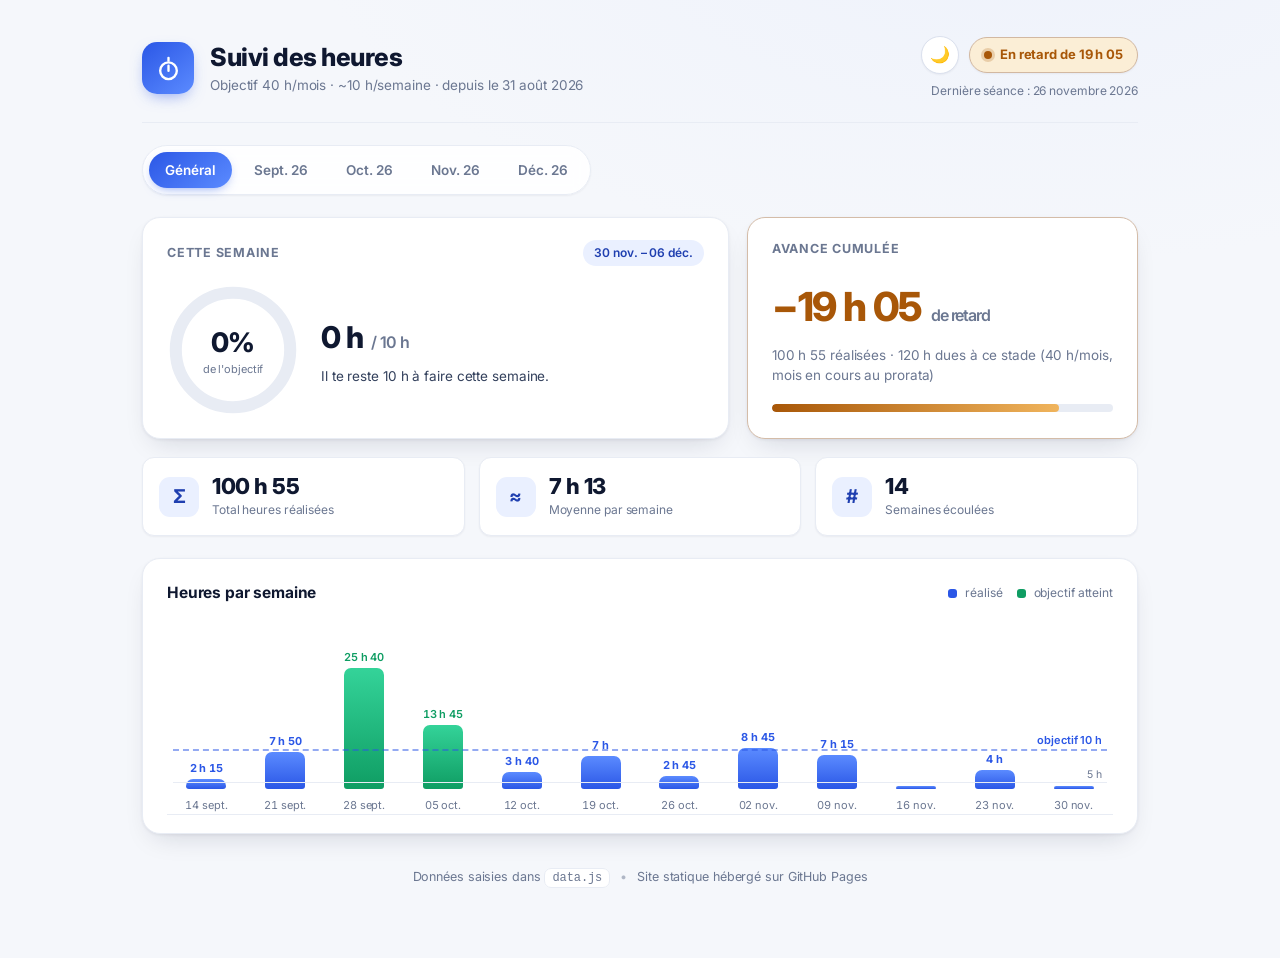
<file: index.html>
<!DOCTYPE html>
<html lang="fr">
<head>
  <meta charset="utf-8" />
  <meta name="viewport" content="width=device-width, initial-scale=1" />
  <title>Suivi des heures</title>
  <meta name="description" content="Suivi de prestation : heures réalisées et avance." />
  <!-- Page publique mais non référencée par les moteurs de recherche -->
  <meta name="robots" content="noindex, nofollow" />
  <meta name="theme-color" content="#2b57e6" />
  <!-- Aperçu lors du partage du lien (Open Graph / Twitter) -->
  <meta property="og:type" content="website" />
  <meta property="og:site_name" content="Suivi des heures" />
  <meta property="og:title" content="Suivi des heures" />
  <meta property="og:description" content="Heures réalisées, progression et avance de la semaine." />
  <meta property="og:url" content="https://bilysasorith.github.io/suivi-heures/" />
  <meta name="twitter:card" content="summary" />
  <link rel="preconnect" href="https://fonts.googleapis.com" />
  <link rel="preconnect" href="https://fonts.gstatic.com" crossorigin />
  <link href="https://fonts.googleapis.com/css2?family=Inter:wght@400;500;600;700;800&display=swap" rel="stylesheet" />
  <!-- Applique le thème mémorisé avant le rendu (évite le flash) -->
  <script>(function(){try{var t=localStorage.getItem("theme");if(t)document.documentElement.setAttribute("data-theme",t);}catch(e){}})();</script>
  <link rel="stylesheet" href="style.css?v=20" />
  <link rel="icon" href="data:image/svg+xml,<svg xmlns='http://www.w3.org/2000/svg' viewBox='0 0 100 100'><rect width='100' height='100' rx='26' fill='%232b57e6'/><g fill='none' stroke='%23fff' stroke-width='7' stroke-linecap='round' stroke-linejoin='round'><line x1='50' y1='18' x2='50' y2='31'/><circle cx='50' cy='58' r='27'/><line x1='50' y1='58' x2='50' y2='40'/></g></svg>" />
</head>
<body>
  <div class="wrap">

    <header class="site-header">
      <div class="identity">
        <div class="monogram" id="monogram">
          <svg viewBox="0 0 24 24" fill="none" stroke="#fff" stroke-width="2.1" stroke-linecap="round" stroke-linejoin="round" aria-hidden="true">
            <line x1="12" y1="2.5" x2="12" y2="5" />
            <circle cx="12" cy="14" r="7.4" />
            <line x1="12" y1="14" x2="12" y2="9.6" />
          </svg>
        </div>
        <div>
          <div class="eyebrow">Suivi de prestation</div>
          <h1><span id="titrePrestataire">Prestataire</span> <span class="sep">×</span> <span class="client" id="titreClient">Client</span></h1>
          <p class="subtitle" id="sousTitre"></p>
        </div>
      </div>
      <div class="header-side">
        <div class="head-row">
          <button class="theme-btn" id="themeBtn" type="button" title="Changer de thème" aria-label="Changer de thème">🌙</button>
          <div class="status-chip" id="statusChip">
            <span class="dot"></span><span id="statusChipText">—</span>
          </div>
        </div>
        <div class="maj" id="maj"></div>
      </div>
    </header>

    <!-- NAVIGATION PAR ONGLETS -->
    <nav class="tabs" id="tabs" role="tablist"></nav>

    <!-- Bloc secret : révélé au clic sur le logo -->
    <section class="panel" id="panelSolliciteurs" hidden>
      <div class="panel-head"><h2>🕵️ Qui me sollicite le plus</h2><span class="legend">sur toute la mission</span></div>
      <div id="solliciteurs"></div>
    </section>

    <!-- HERO -->
    <section class="hero" id="hero">
      <!-- Semaine en cours avec anneau -->
      <div class="card hero-week">
        <div class="card-head">
          <span class="card-title" id="ringCardTitle">Cette semaine</span>
          <span class="chip-soft" id="semainePeriode"></span>
        </div>
        <div class="ring-layout">
          <div class="ring" id="ring">
            <svg viewBox="0 0 120 120" width="132" height="132" aria-hidden="true">
              <defs>
                <linearGradient id="ringGrad" x1="0" y1="0" x2="1" y2="1">
                  <stop offset="0" class="rg1" />
                  <stop offset="1" class="rg2" />
                </linearGradient>
              </defs>
              <circle class="ring-bg" cx="60" cy="60" r="52" />
              <circle class="ring-fg" id="ringFg" cx="60" cy="60" r="52" />
            </svg>
            <div class="ring-center">
              <div class="ring-pct" id="ringPct">0%</div>
              <div class="ring-cap">de l'objectif</div>
            </div>
          </div>
          <div class="ring-meta">
            <div class="ring-hours"><span id="semaineHeures">0 h</span><span class="obj" id="semaineObjectif">/ 10 h</span></div>
            <div class="ring-note" id="semaineReste"></div>
          </div>
        </div>
      </div>

      <!-- Avance cumulée -->
      <div class="card hero-avance" id="cardAvance">
        <div class="card-head"><span class="card-title" id="avanceCardTitle">Avance cumulée</span></div>
        <div class="avance-value inline">
          <span id="avanceValeur">0 h</span>
          <span class="avance-label" id="avanceLabel"></span>
        </div>
        <div class="avance-detail" id="avanceDetail"></div>
        <div class="avance-track"><div class="avance-fill" id="avanceFill"></div></div>
      </div>
    </section>

    <!-- KPIs -->
    <section class="kpis" id="kpis">
      <div class="kpi">
        <div class="kpi-ico">Σ</div>
        <div>
          <div class="kpi-val" id="totalHeures">0 h</div>
          <div class="kpi-lbl" id="lblTotal">Total heures réalisées</div>
        </div>
      </div>
      <div class="kpi">
        <div class="kpi-ico">≈</div>
        <div>
          <div class="kpi-val" id="moyenne">0 h</div>
          <div class="kpi-lbl" id="lblMoyenne">Moyenne par semaine</div>
        </div>
      </div>
      <div class="kpi">
        <div class="kpi-ico">#</div>
        <div>
          <div class="kpi-val" id="nbSemaines">0</div>
          <div class="kpi-lbl" id="lblNb">Semaines écoulées</div>
        </div>
      </div>
    </section>

    <!-- Chart -->
    <section class="panel">
      <div class="panel-head">
        <h2>Heures par semaine</h2>
        <span class="legend"><span class="legend-dot brand"></span>réalisé<span class="legend-dot good"></span>objectif atteint</span>
      </div>
      <div class="chart" id="chart"></div>
    </section>

    <!-- Détail des séances -->
    <section class="panel" id="panelLog">
      <div class="panel-head"><h2>Détail par semaine</h2></div>
      <div class="table-scroll">
        <table>
          <thead>
            <tr>
              <th>Date</th>
              <th class="right">Heures</th>
              <th>Description</th>
            </tr>
          </thead>
          <tbody id="tbodyLog"></tbody>
        </table>
      </div>
    </section>

    <footer>
      <span>Données saisies dans <code>data.js</code></span>
      <span class="dot-sep">•</span>
      <span>Site statique hébergé sur GitHub Pages</span>
    </footer>
  </div>

  <canvas id="confetti" aria-hidden="true"></canvas>
  <div id="chartTip" class="chart-tip" aria-hidden="true"></div>

  <!-- Chargement anti-cache : data.js (tes heures) et app.js sont toujours rechargés,
       pour que tes mises à jour apparaissent immédiatement sans vider le cache. -->
  <script>
    (function () {
      var v = Date.now();
      ["data.js", "app.js"].forEach(function (src) {
        var s = document.createElement("script");
        s.src = src + "?t=" + v;
        s.async = false; // conserve l'ordre d'exécution (data.js avant app.js)
        document.body.appendChild(s);
      });
    })();
  </script>
</body>
</html>
</file>
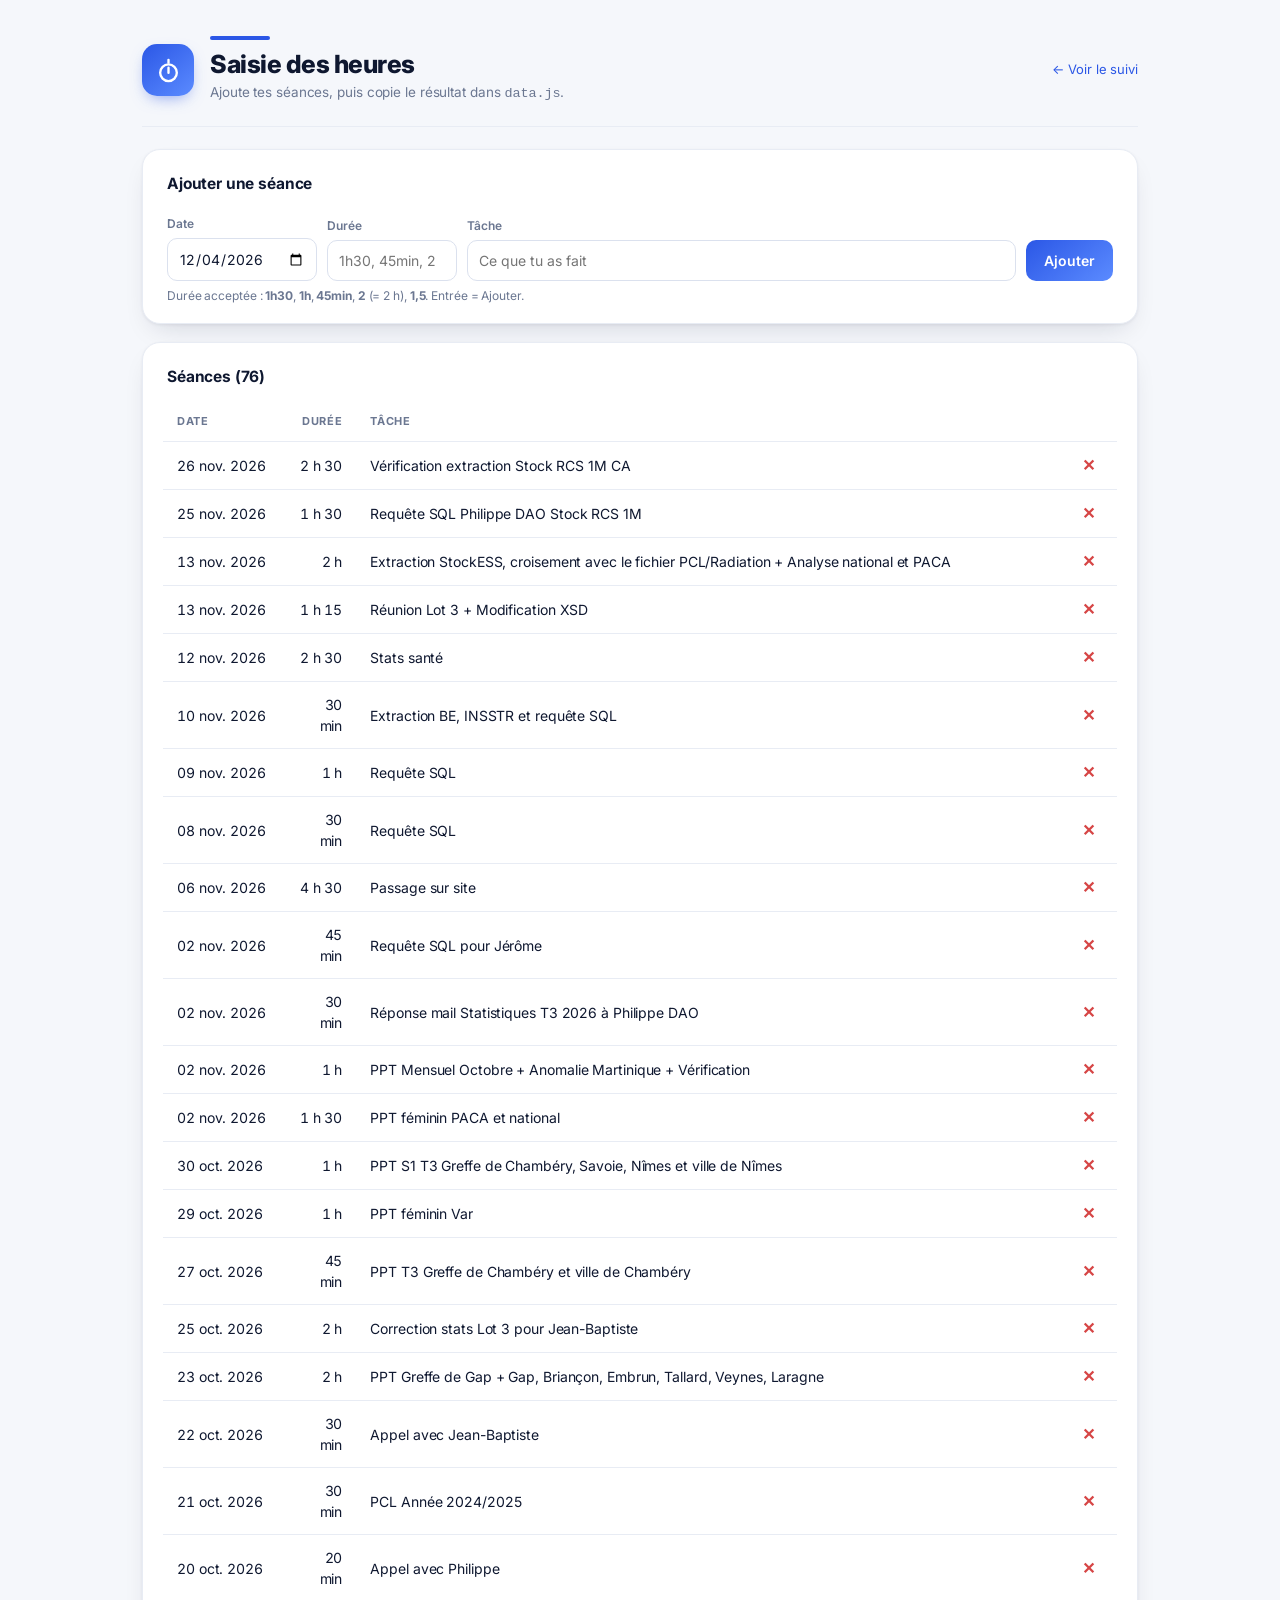
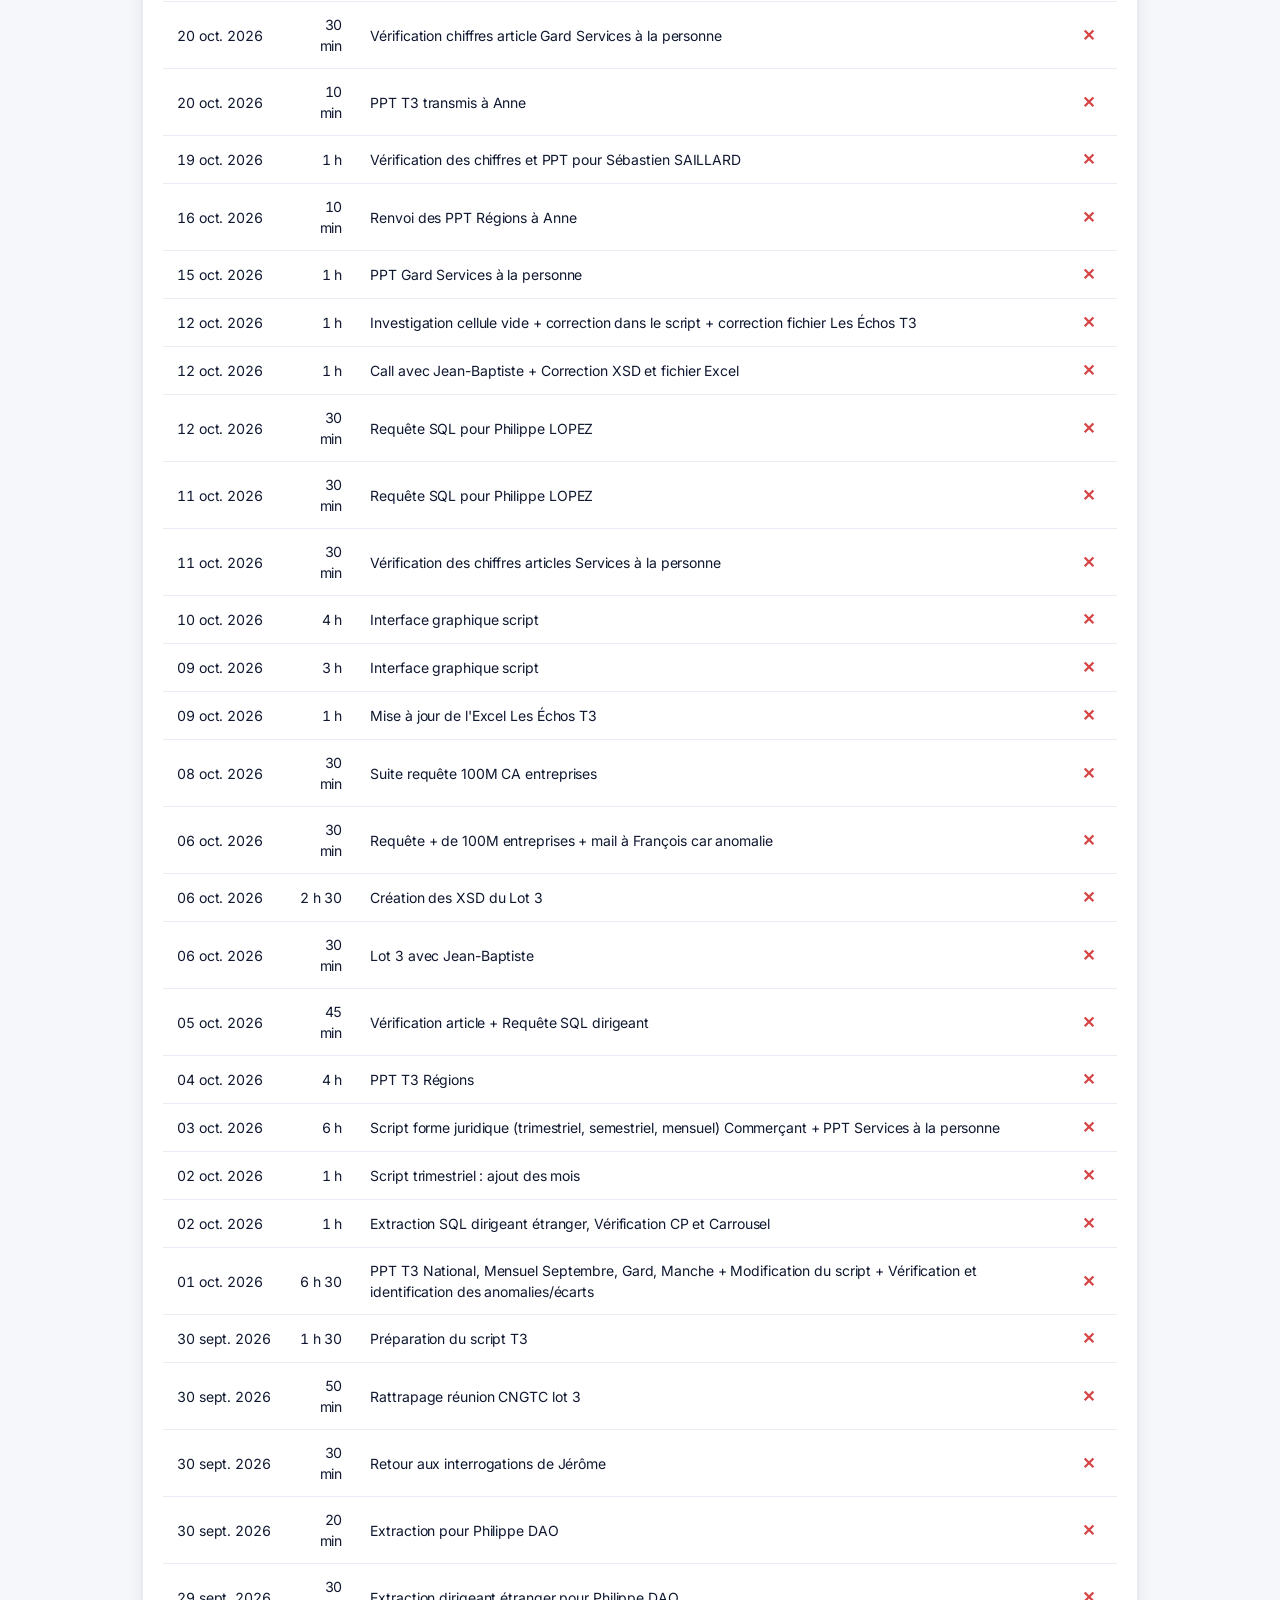
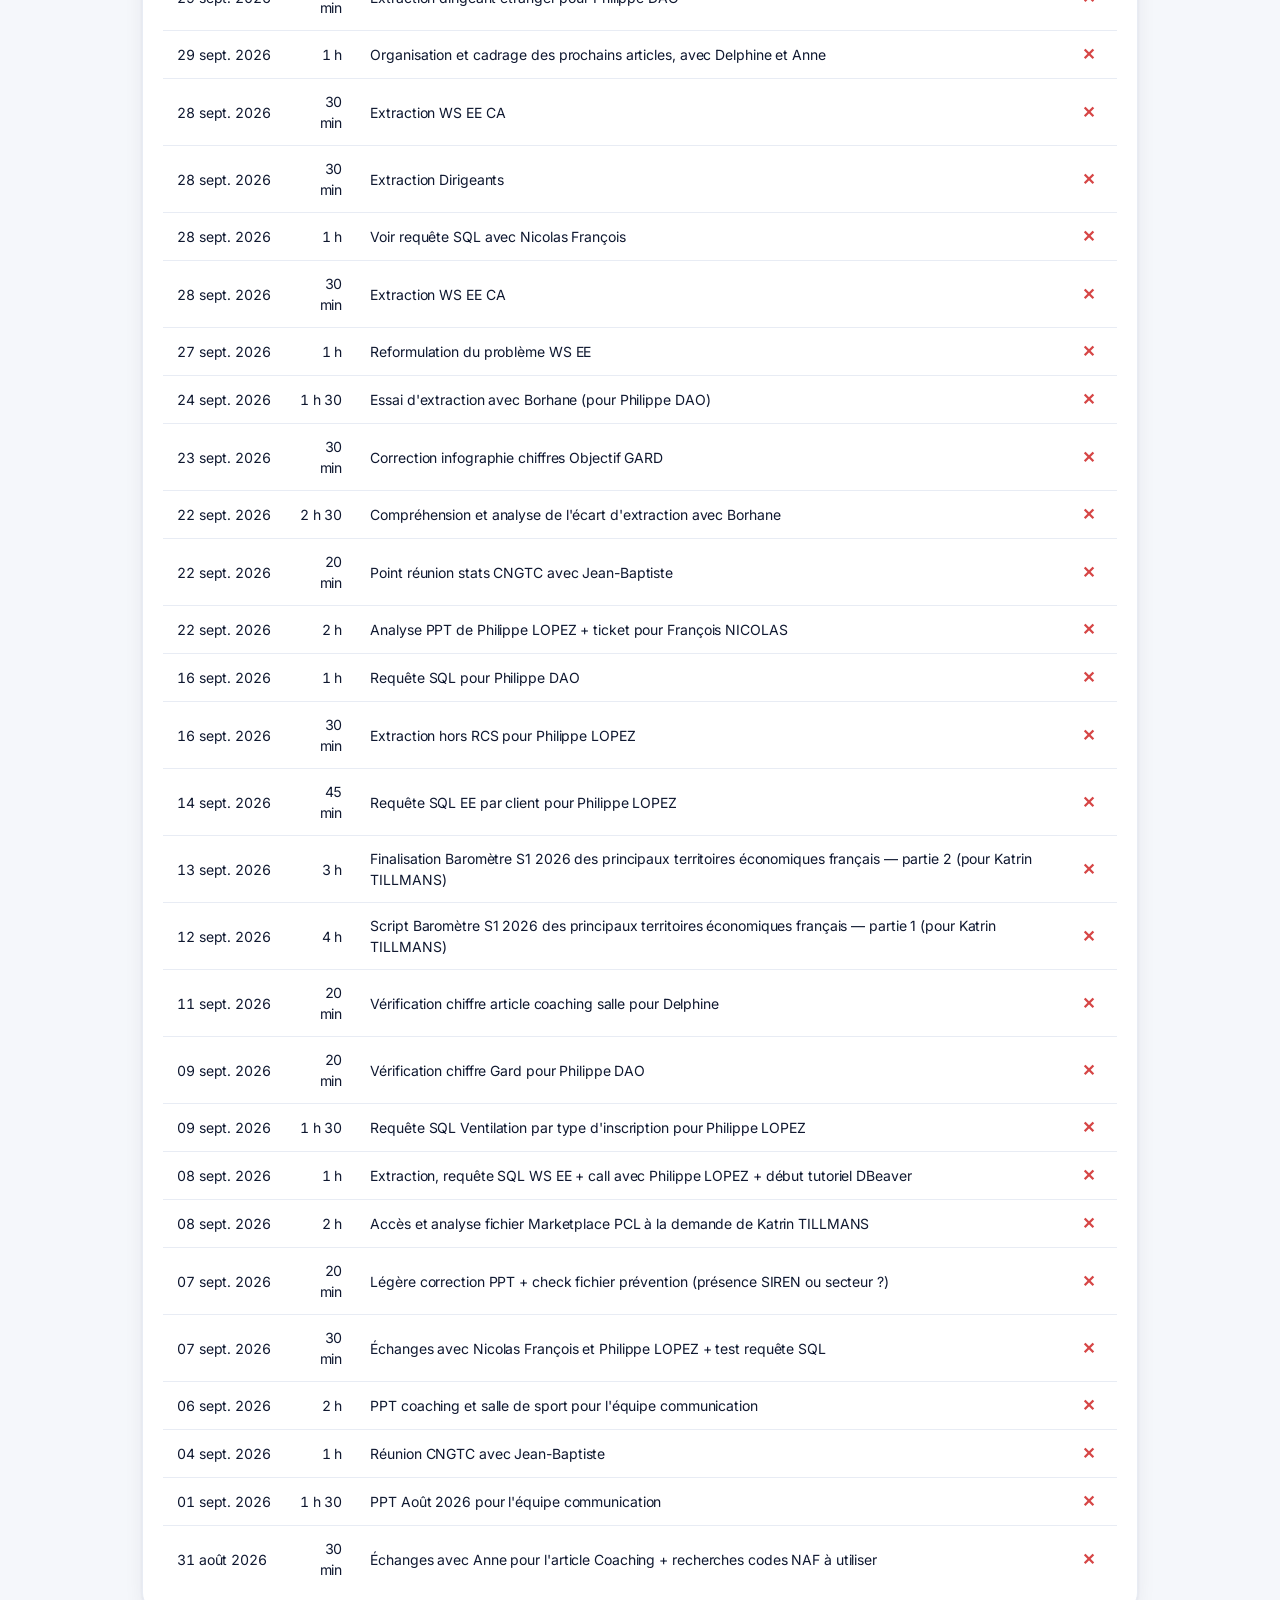
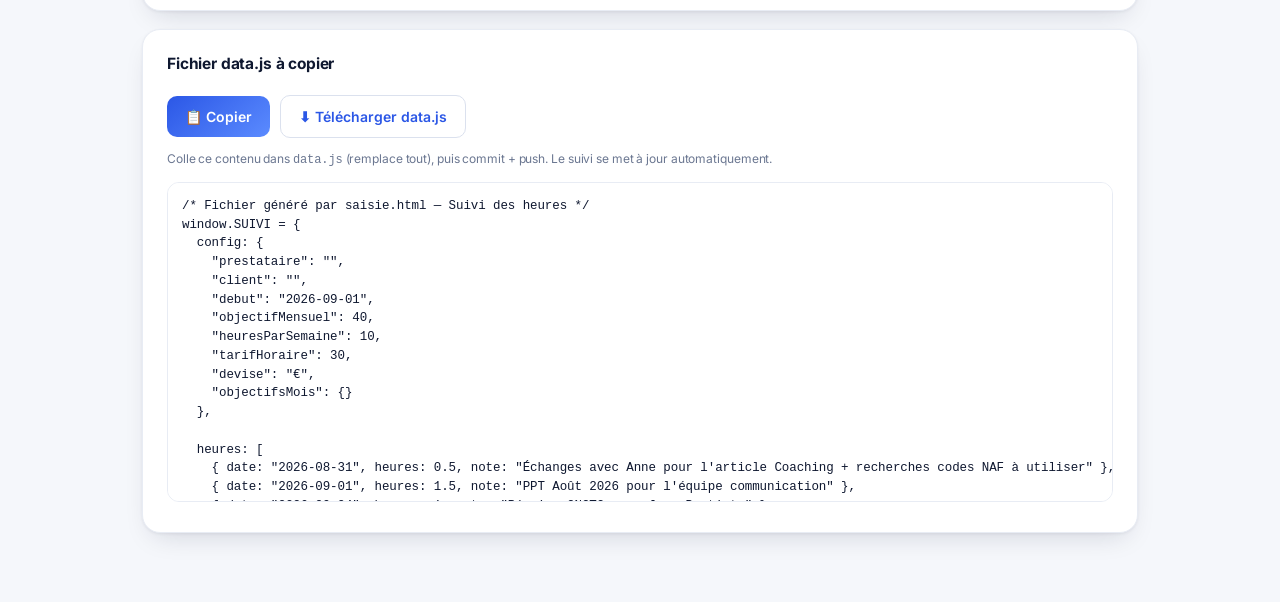
<file: saisie.html>
<!DOCTYPE html>
<html lang="fr">
<head>
  <meta charset="utf-8" />
  <meta name="viewport" content="width=device-width, initial-scale=1" />
  <title>Saisie des heures</title>
  <meta name="robots" content="noindex, nofollow" />
  <script>(function(){try{var t=localStorage.getItem("theme");if(t)document.documentElement.setAttribute("data-theme",t);}catch(e){}})();</script>
  <link rel="preconnect" href="https://fonts.googleapis.com" />
  <link rel="preconnect" href="https://fonts.gstatic.com" crossorigin />
  <link href="https://fonts.googleapis.com/css2?family=Inter:wght@400;500;600;700;800&display=swap" rel="stylesheet" />
  <link rel="stylesheet" href="style.css?v=18" />
  <link rel="icon" href="data:image/svg+xml,<svg xmlns='http://www.w3.org/2000/svg' viewBox='0 0 100 100'><rect width='100' height='100' rx='26' fill='%232b57e6'/><g fill='none' stroke='%23fff' stroke-width='7' stroke-linecap='round' stroke-linejoin='round'><line x1='50' y1='18' x2='50' y2='31'/><circle cx='50' cy='58' r='27'/><line x1='50' y1='58' x2='50' y2='40'/></g></svg>" />
  <style>
    .form-grid { display: grid; grid-template-columns: 150px 130px 1fr auto; gap: 10px; align-items: end; }
    @media (max-width: 620px) { .form-grid { grid-template-columns: 1fr 1fr; } .form-grid .f-note, .form-grid .f-add { grid-column: 1 / -1; } }
    label { display: block; font-size: 12px; font-weight: 600; color: var(--muted); margin-bottom: 5px; }
    input[type="date"], input[type="text"] {
      width: 100%; font: inherit; font-size: 14px; color: var(--ink); background: var(--card);
      border: 1px solid var(--line-strong); border-radius: 10px; padding: 9px 11px; box-sizing: border-box;
    }
    input:focus { outline: none; border-color: var(--brand); box-shadow: 0 0 0 3px color-mix(in srgb, var(--brand) 18%, transparent); }
    .btn { font: inherit; font-weight: 600; font-size: 14px; cursor: pointer; border: none; border-radius: 10px; padding: 10px 18px; color: #fff; background: linear-gradient(140deg, var(--brand), var(--brand-2)); }
    .btn.ghost { background: var(--card); color: var(--brand); border: 1px solid var(--line-strong); }
    .btn:active { transform: scale(.97); }
    .hint { font-size: 12px; color: var(--muted); margin-top: 6px; }
    .rm { cursor: pointer; border: none; background: transparent; color: var(--danger); font-size: 16px; font-weight: 700; padding: 2px 8px; border-radius: 8px; }
    .rm:hover { background: var(--danger-soft); }
    pre#out { background: var(--card); border: 1px solid var(--line); border-radius: 12px; padding: 14px; overflow: auto; font-size: 12.5px; max-height: 320px; white-space: pre; }
    .toolbar { display: flex; gap: 10px; flex-wrap: wrap; margin-bottom: 12px; align-items: center; }
    .ok-msg { color: var(--good); font-weight: 600; font-size: 13px; }
    .backlink { font-size: 13px; color: var(--brand); text-decoration: none; }
  </style>
</head>
<body>
  <div class="wrap">
    <header class="site-header">
      <div class="identity">
        <div class="monogram">
          <svg viewBox="0 0 24 24" fill="none" stroke="#fff" stroke-width="2.1" stroke-linecap="round" stroke-linejoin="round" aria-hidden="true">
            <line x1="12" y1="2.5" x2="12" y2="5" /><circle cx="12" cy="14" r="7.4" /><line x1="12" y1="14" x2="12" y2="9.6" />
          </svg>
        </div>
        <div>
          <div class="accent-line" style="width:60px;height:4px;background:var(--brand);border-radius:2px;margin-bottom:10px"></div>
          <h1>Saisie des heures</h1>
          <p class="subtitle">Ajoute tes séances, puis copie le résultat dans <code>data.js</code>.</p>
        </div>
      </div>
      <a class="backlink" href="index.html">← Voir le suivi</a>
    </header>

    <section class="panel">
      <div class="panel-head"><h2>Ajouter une séance</h2></div>
      <div class="form-grid">
        <div><label for="f-date">Date</label><input type="date" id="f-date" /></div>
        <div><label for="f-duree">Durée</label><input type="text" id="f-duree" placeholder="1h30, 45min, 2" /></div>
        <div class="f-note"><label for="f-note">Tâche</label><input type="text" id="f-note" placeholder="Ce que tu as fait" /></div>
        <div class="f-add"><button class="btn" id="add">Ajouter</button></div>
      </div>
      <div class="hint">Durée acceptée : <b>1h30</b>, <b>1h</b>, <b>45min</b>, <b>2</b> (= 2 h), <b>1,5</b>. Entrée = Ajouter.</div>
    </section>

    <section class="panel">
      <div class="panel-head"><h2>Séances (<span id="count">0</span>)</h2></div>
      <div class="table-scroll">
        <table>
          <thead><tr><th>Date</th><th class="right">Durée</th><th>Tâche</th><th></th></tr></thead>
          <tbody id="rows"></tbody>
        </table>
      </div>
    </section>

    <section class="panel">
      <div class="panel-head"><h2>Fichier data.js à copier</h2></div>
      <div class="toolbar">
        <button class="btn" id="copy">📋 Copier</button>
        <button class="btn ghost" id="download">⬇︎ Télécharger data.js</button>
        <span class="ok-msg" id="msg" style="display:none">Copié ✓</span>
      </div>
      <p class="hint">Colle ce contenu dans <code>data.js</code> (remplace tout), puis commit + push. Le suivi se met à jour automatiquement.</p>
      <pre id="out"></pre>
    </section>
  </div>

  <!-- Charge data.js frais (anti-cache) de façon synchrone, avant le script d'init -->
  <script>document.write('<script src="data.js?t=' + Date.now() + '"><\/script>');</script>
  <script>
    (function () {
      "use strict";
      const cfg = (window.SUIVI && window.SUIVI.config) || {};
      const $ = (id) => document.getElementById(id);

      // Liste de travail (repart de data.js à chaque ouverture). Unité interne : minutes.
      let items = ((window.SUIVI && window.SUIVI.heures) || [])
        .map((e) => {
          if (!e || !e.date) return null;
          const min = e.min != null ? Math.round(Number(e.min)) : Math.round(Number(e.heures) * 60);
          if (!(min > 0)) return null;
          return { date: String(e.date), min, note: e.note || "" };
        })
        .filter(Boolean);

      // "1h30", "45min", "2", "1,5" -> minutes (entier)
      function parseDuree(s) {
        s = String(s || "").trim().toLowerCase().replace(",", ".").replace(/\s+/g, "");
        if (!s) return null;
        let m = s.match(/^(\d+)h(\d{1,2})?$/);            // 1h30 / 1h
        if (m) return +m[1] * 60 + (m[2] ? +m[2] : 0);
        m = s.match(/^(\d+)(?:min|m)$/);                   // 45min / 45m
        if (m) return +m[1];
        m = s.match(/^\d+(\.\d+)?$/);                      // 2 / 1.5 (en heures)
        if (m) return Math.round(parseFloat(s) * 60);
        return null;
      }
      function fmtH(h) {
        const t = Math.round(h * 60);
        if (t === 0) return "0 h";
        if (t < 60) return t + " min";
        const hh = Math.floor(t / 60), mm = t % 60;
        return mm === 0 ? hh + " h" : hh + " h " + String(mm).padStart(2, "0");
      }
      function fmtDate(s) {
        const [y, m, d] = s.split("-").map(Number);
        return new Date(y, m - 1, d).toLocaleDateString("fr-FR", { day: "2-digit", month: "short", year: "numeric" });
      }

      function render() {
        items.sort((a, b) => (a.date < b.date ? 1 : -1)); // plus récent en haut
        $("count").textContent = items.length;
        const tb = $("rows"); tb.innerHTML = "";
        items.forEach((e, i) => {
          const tr = document.createElement("tr");
          tr.innerHTML = `<td class="mono nowrap">${fmtDate(e.date)}</td><td class="right mono">${fmtH(e.min / 60)}</td><td>${escapeHtml(e.note)}</td>`;
          const td = document.createElement("td"); td.className = "right";
          const b = document.createElement("button"); b.className = "rm"; b.textContent = "✕"; b.title = "Supprimer";
          b.addEventListener("click", () => { items.splice(i, 1); render(); });
          td.appendChild(b); tr.appendChild(td); tb.appendChild(tr);
        });
        $("out").textContent = genFile();
      }

      function genFile() {
        const asc = items.slice().sort((a, b) => (a.date < b.date ? -1 : 1));
        const lignes = asc.map((e) => {
          // minutes exactes si < 1h ou non multiple de 15 min ; sinon en heures (plus lisible)
          const dur = e.min % 15 === 0 ? `heures: ${e.min / 60}` : `min: ${e.min}`;
          return `    { date: ${JSON.stringify(e.date)}, ${dur}, note: ${JSON.stringify(e.note)} },`;
        }).join("\n");
        return `/* Fichier généré par saisie.html — Suivi des heures */
window.SUIVI = {
  config: ${JSON.stringify(cfg, null, 2).replace(/\n/g, "\n  ")},

  heures: [
${lignes}
  ],
};
`;
      }

      function escapeHtml(s) {
        return String(s).replace(/[&<>"']/g, (c) => ({ "&": "&amp;", "<": "&lt;", ">": "&gt;", '"': "&quot;", "'": "&#39;" }[c]));
      }

      function add() {
        const date = $("f-date").value;
        const min = parseDuree($("f-duree").value);
        const note = $("f-note").value.trim();
        if (!date) { $("f-date").focus(); return; }
        if (min == null || min <= 0) { $("f-duree").focus(); $("f-duree").select(); return; }
        items.push({ date, min, note });
        $("f-duree").value = ""; $("f-note").value = "";
        render();
        $("f-note").focus();
      }

      $("add").addEventListener("click", add);
      ["f-duree", "f-note", "f-date"].forEach((id) =>
        $(id).addEventListener("keydown", (e) => { if (e.key === "Enter") add(); }));

      $("copy").addEventListener("click", async () => {
        try {
          await navigator.clipboard.writeText(genFile());
          const m = $("msg"); m.style.display = ""; setTimeout(() => (m.style.display = "none"), 1800);
        } catch (e) {
          const pre = $("out"); const r = document.createRange(); r.selectNodeContents(pre);
          const sel = getSelection(); sel.removeAllRanges(); sel.addRange(r);
        }
      });

      $("download").addEventListener("click", () => {
        const blob = new Blob([genFile()], { type: "text/javascript" });
        const a = document.createElement("a"); a.href = URL.createObjectURL(blob);
        a.download = "data.js"; a.click(); URL.revokeObjectURL(a.href);
      });

      // Date par défaut = aujourd'hui
      const t = new Date();
      $("f-date").value = `${t.getFullYear()}-${String(t.getMonth() + 1).padStart(2, "0")}-${String(t.getDate()).padStart(2, "0")}`;
      render();
    })();
  </script>
</body>
</html>
</file>
<file: style.css>
:root {
  --bg: #f5f7fb;
  --bg-grad-1: #eef2fb;
  --bg-grad-2: #f6f8fc;
  --card: #ffffff;
  --ink: #0f1830;
  --ink-2: #33405c;
  --muted: #6b7791;
  --line: #e8ecf4;
  --line-strong: #dbe1ee;
  --brand: #2b57e6;
  --brand-2: #5b8bff;
  --brand-soft: #eaf0ff;
  --brand-ink: #1f3fb0;
  --good: #0f9d63;
  --good-soft: #e4f6ee;
  --warn: #a85708;
  --warn-soft: #fbeed6;
  --danger: #d64545;
  --danger-soft: #fbe7e7;
  --shadow-sm: 0 1px 2px rgba(15, 24, 48, .05);
  --shadow: 0 1px 3px rgba(15, 24, 48, .06), 0 12px 28px -12px rgba(15, 24, 48, .18);
  --radius: 18px;
  --radius-sm: 12px;
}
/* Palette sombre : appliquée si le système est sombre (sauf choix manuel "light"),
   ou si l'utilisateur a explicitement choisi "dark". */
@media (prefers-color-scheme: dark) {
  :root:not([data-theme="light"]) {
    --bg: #0a0f1c; --bg-grad-1: #0d1424; --bg-grad-2: #0a0f1c;
    --card: #121a2c; --ink: #eef2fb; --ink-2: #c3cddf; --muted: #8b97b0;
    --line: #222e46; --line-strong: #2b3a56;
    --brand: #6f93ff; --brand-2: #4f74e0; --brand-soft: #17233f; --brand-ink: #a8c0ff;
    --good: #37c98b; --good-soft: #12321f; --warn: #e0a44f; --warn-soft: #33260f;
    --danger: #f0736f; --danger-soft: #3a1a1a;
    --shadow-sm: 0 1px 2px rgba(0,0,0,.3);
    --shadow: 0 1px 3px rgba(0,0,0,.4), 0 18px 40px -18px rgba(0,0,0,.6);
  }
}
:root[data-theme="dark"] {
  --bg: #0a0f1c; --bg-grad-1: #0d1424; --bg-grad-2: #0a0f1c;
  --card: #121a2c; --ink: #eef2fb; --ink-2: #c3cddf; --muted: #8b97b0;
  --line: #222e46; --line-strong: #2b3a56;
  --brand: #6f93ff; --brand-2: #4f74e0; --brand-soft: #17233f; --brand-ink: #a8c0ff;
  --good: #37c98b; --good-soft: #12321f; --warn: #e0a44f; --warn-soft: #33260f;
  --danger: #f0736f; --danger-soft: #3a1a1a;
  --shadow-sm: 0 1px 2px rgba(0,0,0,.3);
  --shadow: 0 1px 3px rgba(0,0,0,.4), 0 18px 40px -18px rgba(0,0,0,.6);
}

* { box-sizing: border-box; }
html, body { margin: 0; padding: 0; }
body {
  font-family: "Inter", -apple-system, BlinkMacSystemFont, "Segoe UI", Roboto, sans-serif;
  background: radial-gradient(1200px 600px at 80% -10%, var(--bg-grad-1), transparent 60%), var(--bg);
  color: var(--ink);
  line-height: 1.5;
  letter-spacing: -0.006em;
  -webkit-font-smoothing: antialiased;
  text-rendering: optimizeLegibility;
}
.wrap { max-width: 1040px; margin: 0 auto; padding: 36px 22px 72px; }

/* ---------- Header ---------- */
.site-header {
  display: flex; flex-wrap: wrap; align-items: center; justify-content: space-between;
  gap: 18px; margin-bottom: 22px; padding-bottom: 22px; border-bottom: 1px solid var(--line);
}
.identity { display: flex; align-items: center; gap: 16px; }
.monogram {
  width: 52px; height: 52px; flex: none; border-radius: 15px;
  display: grid; place-items: center; font-weight: 800; font-size: 22px; color: #fff;
  background: linear-gradient(140deg, var(--brand), var(--brand-2));
  box-shadow: 0 6px 16px -6px color-mix(in srgb, var(--brand) 60%, transparent);
}
.monogram svg { width: 27px; height: 27px; display: block; }
.eyebrow { font-size: 12px; font-weight: 600; letter-spacing: .04em; text-transform: uppercase; color: var(--brand); }
h1 { font-size: 25px; line-height: 1.15; margin: 2px 0 3px; font-weight: 800; letter-spacing: -0.02em; }
h1 .sep { color: var(--line-strong); font-weight: 500; margin: 0 2px; }
h1 .client { color: var(--ink-2); font-weight: 700; }
.subtitle { color: var(--muted); font-size: 13.5px; margin: 0; }
.header-side { display: flex; flex-direction: column; align-items: flex-end; gap: 8px; }
.head-row { display: flex; align-items: center; gap: 10px; }
.theme-btn {
  width: 38px; height: 38px; flex: none; border-radius: 50%; cursor: pointer;
  border: 1px solid var(--line-strong); background: var(--card); color: var(--ink);
  font-size: 16px; line-height: 1; display: grid; place-items: center; box-shadow: var(--shadow-sm);
  transition: transform .2s ease, box-shadow .2s ease, border-color .2s ease;
}
.theme-btn:hover { transform: translateY(-2px) rotate(-12deg); border-color: var(--brand); box-shadow: var(--shadow); }
.theme-btn:active { transform: scale(.94); }

/* ---------- Animations ---------- */
@keyframes riseIn {
  from { opacity: 0; transform: translateY(16px); }
  to   { opacity: 1; transform: translateY(0); }
}

/* ---------- Barre d'onglets ---------- */
.tabs {
  display: flex; flex-wrap: wrap; gap: 6px; margin-bottom: 22px; padding: 6px;
  background: color-mix(in srgb, var(--card) 88%, transparent); border: 1px solid var(--line); border-radius: 999px;
  box-shadow: var(--shadow-sm); width: fit-content; max-width: 100%;
  position: sticky; top: 12px; z-index: 30; backdrop-filter: saturate(1.2) blur(8px);
  transition: box-shadow .25s ease;
}
.tabs.stuck { box-shadow: var(--shadow); }
.tab {
  font: inherit; cursor: pointer; border: none; background: transparent; color: var(--muted);
  font-size: 13.5px; font-weight: 600; padding: 8px 16px; border-radius: 999px;
  transition: background .15s ease, color .15s ease; white-space: nowrap;
}
.tab:hover:not(.disabled) { color: var(--ink); background: color-mix(in srgb, var(--brand) 7%, transparent); }
.tab.disabled { opacity: .38; cursor: not-allowed; }
.tab.active { color: #fff; background: linear-gradient(140deg, var(--brand), var(--brand-2)); box-shadow: 0 4px 12px -5px color-mix(in srgb, var(--brand) 65%, transparent); }
/* ---------- Adaptations mobile ---------- */
@media (max-width: 560px) {
  .wrap { padding: 22px 15px 52px; }

  /* En-tête plus compact */
  .site-header { gap: 14px; margin-bottom: 20px; }
  .identity { gap: 13px; }
  .monogram { width: 46px; height: 46px; font-size: 20px; border-radius: 12px; }
  h1 { font-size: 22px; }
  .eyebrow { font-size: 11px; }
  .subtitle { font-size: 12.5px; }
  .header-side { align-items: flex-start; width: 100%; }

  /* Onglets : pleine largeur, défilables, fond opaque (sinon on voit le contenu dessous) */
  .tabs {
    width: 100%; overflow-x: auto; flex-wrap: nowrap; -webkit-overflow-scrolling: touch;
    scrollbar-width: none; border-radius: 14px; top: 8px; gap: 4px;
    background: var(--card); backdrop-filter: none;
  }
  .tabs::-webkit-scrollbar { display: none; }
  .tab { flex: 0 0 auto; padding: 9px 15px; }

  /* Carte "Cette semaine" : anneau centré, moins de vide */
  .ring-layout { flex-direction: column; align-items: center; text-align: center; gap: 12px; }
  .ring-hours { justify-content: center; }
  .ring-meta { min-width: 0; }

  /* Cartes / panneaux un peu plus serrés */
  .card { padding: 20px 18px; }
  .panel { padding: 20px 18px 16px; }
  .card-head { margin-bottom: 16px; }
  .avance-value { font-size: 36px; }
  .ring-hours { font-size: 30px; }
  .panel h2 { font-size: 17px; }

  /* Graphe hebdo plus lisible */
  .chart { gap: 8px; height: 170px; }
  .bar-lbl { font-size: 10px; }

  /* KPIs : une belle grille 2 colonnes, la 3e prend toute la largeur */
  .kpi { padding: 14px 15px; gap: 11px; }
  .kpi:last-child { grid-column: 1 / -1; }

  /* Tableaux plus compacts */
  table { font-size: 12.5px; }
  th, td { padding: 10px 9px; }
  .tag { display: block; width: fit-content; margin: 4px 0 0 0; } /* "en cours" sous la date */
  .pill { padding: 3px 9px; font-size: 11px; }
  th, td { padding: 10px 7px; }
  /* Sur mobile, on masque la colonne "Objectif" (toujours 10 h) pour tout faire tenir */
  .tbl-weeks th:nth-child(3), .tbl-weeks td:nth-child(3) { display: none; }
  .pill-extra { display: none; } /* badge compact : "0.5 h" au lieu de "0.5 h manquantes" */
}

@media (max-width: 380px) {
  .kpis { grid-template-columns: 1fr; }
  .kpi:last-child { grid-column: auto; }
}
.status-chip {
  display: inline-flex; align-items: center; gap: 8px; font-weight: 700; font-size: 13px;
  padding: 7px 14px; border-radius: 999px; border: 1px solid var(--line-strong); background: var(--card);
  box-shadow: var(--shadow-sm);
}
.status-chip .dot { width: 8px; height: 8px; border-radius: 50%; background: var(--muted); }
.status-chip.ok { color: var(--good); border-color: color-mix(in srgb, var(--good) 35%, var(--line)); background: var(--good-soft); }
.status-chip.ok .dot { background: var(--good); box-shadow: 0 0 0 3px color-mix(in srgb, var(--good) 22%, transparent); }
.status-chip.warn { color: var(--warn); border-color: color-mix(in srgb, var(--warn) 35%, var(--line)); background: var(--warn-soft); }
.status-chip.warn .dot { background: var(--warn); box-shadow: 0 0 0 3px color-mix(in srgb, var(--warn) 22%, transparent); }
.maj { color: var(--muted); font-size: 12px; }

/* ---------- Cards générique ---------- */
.card {
  background: var(--card); border: 1px solid var(--line); border-radius: var(--radius);
  padding: 22px 24px; box-shadow: var(--shadow);
  transition: transform .25s cubic-bezier(.2,.8,.2,1), box-shadow .25s ease, border-color .25s ease;
}
.card:hover {
  transform: translateY(-3px);
  box-shadow: 0 1px 3px rgba(15, 24, 48, .07), 0 22px 44px -18px rgba(15, 24, 48, .28);
  border-color: var(--line-strong);
}
.kpi { transition: transform .25s cubic-bezier(.2,.8,.2,1), box-shadow .25s ease, border-color .25s ease; }
.kpi:hover { transform: translateY(-3px); box-shadow: var(--shadow); border-color: var(--line-strong); }
@media (prefers-reduced-motion: reduce) {
  .card, .kpi { transition: none; }
  .card:hover, .kpi:hover { transform: none; }
}
.card-head { display: flex; align-items: center; justify-content: space-between; gap: 10px; margin-bottom: 18px; }
.card-title { font-size: 12.5px; font-weight: 700; letter-spacing: .06em; text-transform: uppercase; color: var(--muted); }
.chip-soft {
  font-size: 12px; font-weight: 600; color: var(--brand-ink); background: var(--brand-soft);
  padding: 4px 11px; border-radius: 999px; white-space: nowrap;
}

/* ---------- Hero ---------- */
.hero { display: grid; grid-template-columns: 1fr; gap: 18px; margin-bottom: 18px; }
@media (min-width: 760px) { .hero { grid-template-columns: 1.5fr 1fr; } }
.hero.solo { grid-template-columns: 1fr; } /* vue mois : anneau seul en pleine largeur */

.ring-layout { display: flex; align-items: center; gap: 22px; flex-wrap: wrap; }
.ring { position: relative; width: 132px; height: 132px; flex: none; }
.ring svg { transform: rotate(-90deg); }
.ring-bg { fill: none; stroke: var(--line); stroke-width: 11; }
.ring-fg {
  fill: none; stroke: url(#ringGrad); stroke-width: 11; stroke-linecap: round;
  stroke-dasharray: 326.7; stroke-dashoffset: 326.7; transition: stroke-dashoffset .9s cubic-bezier(.2,.8,.2,1);
}
#ringGrad .rg1 { stop-color: var(--brand-2); }
#ringGrad .rg2 { stop-color: var(--brand); }
.ring.full .ring-fg { stroke: var(--good); }
.ring-center { position: absolute; inset: 0; display: grid; place-content: center; text-align: center; }
.ring-pct { font-size: 27px; font-weight: 800; letter-spacing: -.02em; }
.ring-cap { font-size: 11px; color: var(--muted); margin-top: -2px; }
.ring-meta { min-width: 140px; }
.ring-hours { font-size: 30px; font-weight: 800; letter-spacing: -.02em; display: flex; align-items: baseline; gap: 8px; }
.ring-hours .obj { font-size: 16px; font-weight: 600; color: var(--muted); }
.ring-note { color: var(--ink-2); font-size: 13.5px; margin-top: 6px; }

/* Avance */
.hero-avance.ok { border-color: color-mix(in srgb, var(--good) 32%, var(--line)); }
.hero-avance.warn { border-color: color-mix(in srgb, var(--warn) 32%, var(--line)); }
.avance-value { font-size: 40px; font-weight: 800; letter-spacing: -.03em; display: flex; align-items: baseline; gap: 10px; flex-wrap: wrap; }
.avance-label { font-size: 16px; font-weight: 600; color: var(--muted); }
#avanceValeur.pos { color: var(--good); }
#avanceValeur.neg { color: var(--warn); }
.avance-detail { color: var(--muted); font-size: 13.5px; margin-top: 8px; }
.avance-track { height: 8px; border-radius: 999px; background: var(--line); margin-top: 18px; overflow: hidden; }
.avance-fill { height: 100%; border-radius: 999px; width: 0; background: linear-gradient(90deg, var(--brand), var(--brand-2)); transition: width .9s cubic-bezier(.2,.8,.2,1); }
.hero-avance.ok .avance-fill { background: linear-gradient(90deg, var(--good), #34d399); }
.hero-avance.warn .avance-fill { background: linear-gradient(90deg, var(--warn), #f0b45c); }

/* ---------- KPIs ---------- */
.kpis { display: grid; grid-template-columns: repeat(2, 1fr); gap: 14px; margin-bottom: 22px; }
@media (min-width: 720px) { .kpis { grid-template-columns: repeat(3, 1fr); } }
.kpi {
  background: var(--card); border: 1px solid var(--line); border-radius: var(--radius-sm);
  padding: 16px 16px; box-shadow: var(--shadow-sm); display: flex; align-items: center; gap: 13px;
}
.kpi-ico {
  width: 40px; height: 40px; flex: none; border-radius: 11px; display: grid; place-items: center;
  font-size: 19px; font-weight: 700; color: var(--brand-ink); background: var(--brand-soft);
}
.kpi-val { font-size: 22px; font-weight: 800; letter-spacing: -.02em; line-height: 1.1; }
.kpi-lbl { font-size: 12px; color: var(--muted); margin-top: 3px; }

/* ---------- Panels ---------- */
.panel {
  background: var(--card); border: 1px solid var(--line); border-radius: var(--radius);
  padding: 22px 24px 18px; box-shadow: var(--shadow); margin-top: 18px;
}
.panel-head { display: flex; align-items: center; justify-content: space-between; gap: 10px; margin-bottom: 20px; }
.panel h2 { font-size: 15.5px; font-weight: 700; margin: 0; letter-spacing: -.01em; }
.legend { font-size: 12px; color: var(--muted); display: inline-flex; align-items: center; gap: 8px; }
.legend-dot { width: 9px; height: 9px; border-radius: 3px; display: inline-block; margin-left: 6px; }
.legend-dot.brand { background: var(--brand); }
.legend-dot.good { background: var(--good); }
.legend-dot.muted-dot { background: var(--muted); }

/* Chart */
.chart {
  position: relative; display: flex; align-items: flex-end; gap: 12px;
  height: 190px; padding: 22px 6px 0; border-bottom: 1px solid var(--line);
}
.bar-col { flex: 1; display: flex; flex-direction: column; align-items: center; height: 100%; justify-content: flex-end; min-width: 0; }
.bar-wrap { width: 100%; height: 100%; display: flex; flex-direction: column; align-items: center; justify-content: flex-end; }
.bar-val { font-size: 11px; font-weight: 700; color: var(--brand); font-variant-numeric: tabular-nums; margin-bottom: 5px; opacity: 0; transition: opacity .4s ease; line-height: 1; white-space: nowrap; }
.bar-val.good { color: var(--good); }
.bar {
  width: 72%; max-width: 40px; border-radius: 7px 7px 3px 3px; min-height: 3px;
  background: linear-gradient(180deg, var(--brand-2), var(--brand));
  transition: height .7s cubic-bezier(.2,.8,.2,1);
}
.bar.good { background: linear-gradient(180deg, #34d399, var(--good)); }
.bar-col.clickable { cursor: pointer; }
.bar-col.clickable:hover .bar { filter: brightness(1.1); transform: translateY(-2px); }
.bar-col .bar { transition: height .7s cubic-bezier(.2,.8,.2,1), transform .2s ease, filter .2s ease; }
.bar-col.clickable:hover .bar-val { transform: translateY(-2px); }
.bar-lbl { font-size: 11px; color: var(--muted); margin-top: 8px; white-space: nowrap; font-variant-numeric: tabular-nums; }
.chart-grid { position: absolute; left: 6px; right: 6px; border-top: 1px solid var(--line); pointer-events: none; }
.chart-grid span { position: absolute; right: 0; top: -16px; font-size: 10.5px; color: var(--muted); background: var(--card); padding: 0 5px; }
.chart-target { position: absolute; left: 6px; right: 6px; border-top: 2px dashed color-mix(in srgb, var(--brand) 50%, transparent); pointer-events: none; }
.chart-target span { position: absolute; right: 0; top: -19px; font-size: 11px; font-weight: 600; color: var(--brand); background: var(--card); padding: 0 5px; }

/* ---------- Tables ---------- */
table { width: 100%; border-collapse: collapse; font-size: 14px; }
th, td { padding: 12px 14px; text-align: left; border-bottom: 1px solid var(--line); }
thead th { font-size: 11px; text-transform: uppercase; letter-spacing: .06em; color: var(--muted); font-weight: 700; padding-top: 4px; }
tbody tr { transition: background .15s ease; }
tbody tr:hover { background: color-mix(in srgb, var(--brand) 4%, transparent); }
td.right, th.right { text-align: right; }
td.center { text-align: center; }
.mono { font-variant-numeric: tabular-nums; }
.nowrap { white-space: nowrap; }
.muted { color: var(--muted); }
.good { color: var(--good); font-weight: 600; }
tr.current { background: var(--brand-soft) !important; }
tr.wk-head { cursor: pointer; }
tr.wk-head td { background: var(--brand-soft); color: var(--brand-ink); font-size: 11.5px; font-weight: 700; text-transform: uppercase; letter-spacing: .05em; padding-top: 11px; padding-bottom: 11px; }
tr.wk-head:hover td { background: color-mix(in srgb, var(--brand) 14%, var(--card)); }
.wk-caret { display: inline-block; margin-right: 8px; font-size: 10px; transition: transform .2s ease; transform: translateY(-1px); }
tr.wk-head.collapsed .wk-caret { transform: rotate(-90deg); }
tbody tr:last-child td { border-bottom: none; }
.table-scroll { overflow-x: auto; margin: 0 -4px; }

.tag { font-size: 10px; font-weight: 700; background: var(--brand); color: #fff; padding: 2px 8px; border-radius: 999px; vertical-align: middle; margin-left: 8px; letter-spacing: .02em; }
.pill { display: inline-block; font-size: 12px; font-weight: 600; padding: 4px 11px; border-radius: 999px; white-space: nowrap; }
.pill.good { background: var(--good-soft); color: var(--good); }
.pill.warn { background: var(--warn-soft); color: var(--warn); }
.pill.neutral { background: var(--line); color: var(--muted); }

/* ---------- Footer ---------- */
footer { color: var(--muted); font-size: 12.5px; text-align: center; margin-top: 34px; display: flex; gap: 10px; justify-content: center; align-items: center; flex-wrap: wrap; }
footer .dot-sep { opacity: .5; }
footer code { background: var(--card); border: 1px solid var(--line); padding: 2px 7px; border-radius: 7px; font-size: 12px; }

/* ---------- Tendance cumulée (SVG) ---------- */
.trend { width: 100%; }
.trend svg { width: 100%; height: auto; display: block; overflow: visible; }
.trend .grid-line { stroke: var(--line); stroke-width: 1; }
.trend .axis-lbl { fill: var(--muted); font-size: 11px; font-family: inherit; }
.trend .obj-line { fill: none; stroke: var(--muted); stroke-width: 2; stroke-dasharray: 5 5; opacity: .75; }
.trend .real-area { fill: url(#trendFill); }
.trend .real-line { fill: none; stroke: url(#trendLine); stroke-width: 2.5; stroke-linejoin: round; stroke-linecap: round; }
.trend .dot.last { fill: var(--brand); filter: drop-shadow(0 0 0 3px color-mix(in srgb, var(--brand) 22%, transparent)); }
.trend .real-line.draw { stroke-dashoffset: var(--len); animation: drawLine 1.1s cubic-bezier(.4,0,.2,1) forwards; }
@keyframes drawLine { to { stroke-dashoffset: 0; } }
.trend .dot { fill: var(--brand); stroke: var(--card); stroke-width: 2; }
.trend .empty { color: var(--muted); text-align: center; padding: 24px 0; }
@media (prefers-reduced-motion: reduce) { .trend .real-line.draw { animation: none; stroke-dashoffset: 0; } }

/* ---------- Tooltip du graphique ---------- */
.chart-tip {
  position: fixed; z-index: 60; pointer-events: none; opacity: 0; transform: translateY(4px);
  background: var(--ink); color: var(--bg); font-size: 12.5px; font-weight: 600;
  padding: 7px 11px; border-radius: 8px; white-space: nowrap; box-shadow: var(--shadow);
  transition: opacity .15s ease, transform .15s ease;
}
.chart-tip.show { opacity: 1; transform: translateY(0); }
.chart-tip b { color: var(--brand-2); }

/* ---------- Bloc secret : qui me sollicite le plus (camembert) ---------- */
.monogram { cursor: pointer; }
.pie-wrap { display: flex; gap: 26px; align-items: center; flex-wrap: wrap; }
.pie { flex: none; }
.pie circle { transition: stroke-dasharray .8s cubic-bezier(.2,.8,.2,1); }
.pie-center-num { font-weight: 800; font-size: 26px; fill: var(--ink); }
.pie-center-lbl { font-size: 10px; fill: var(--muted); text-transform: uppercase; letter-spacing: .05em; }
.pie-legend { flex: 1; min-width: 220px; display: flex; flex-direction: column; }
.pie-row { display: grid; grid-template-columns: auto 1fr auto; gap: 11px; align-items: center; padding: 8px 0; border-bottom: 1px solid var(--line); }
.pie-row:last-child { border-bottom: none; }
.pie-dot { width: 12px; height: 12px; border-radius: 4px; }
.pie-name { font-weight: 600; color: var(--ink); font-size: 14px; }
.pie-val { color: var(--muted); font-size: 12.5px; white-space: nowrap; font-variant-numeric: tabular-nums; }
@media (max-width: 560px) { .pie-wrap { justify-content: center; } .pie-legend { min-width: 100%; } }

/* ---------- Confettis ---------- */
#confetti { position: fixed; inset: 0; width: 100vw; height: 100vh; pointer-events: none; z-index: 80; display: none; }
</file>
